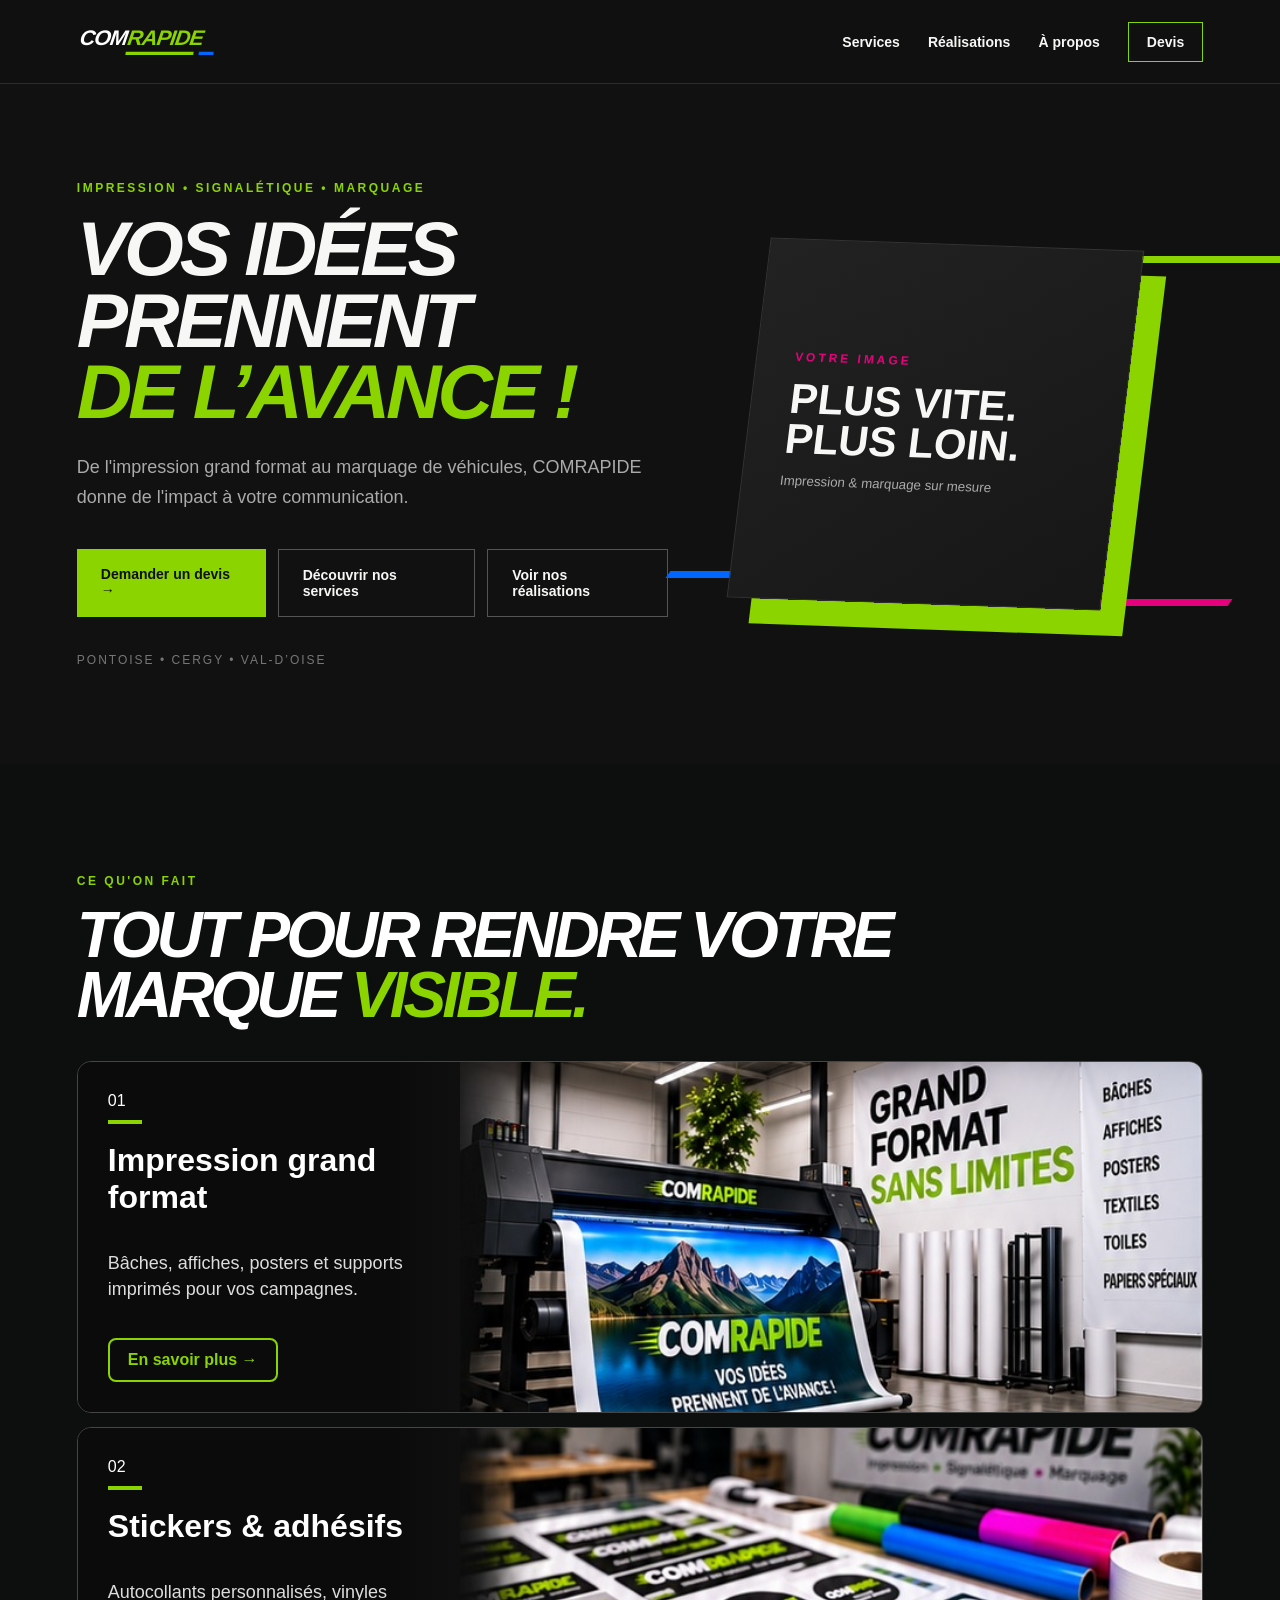
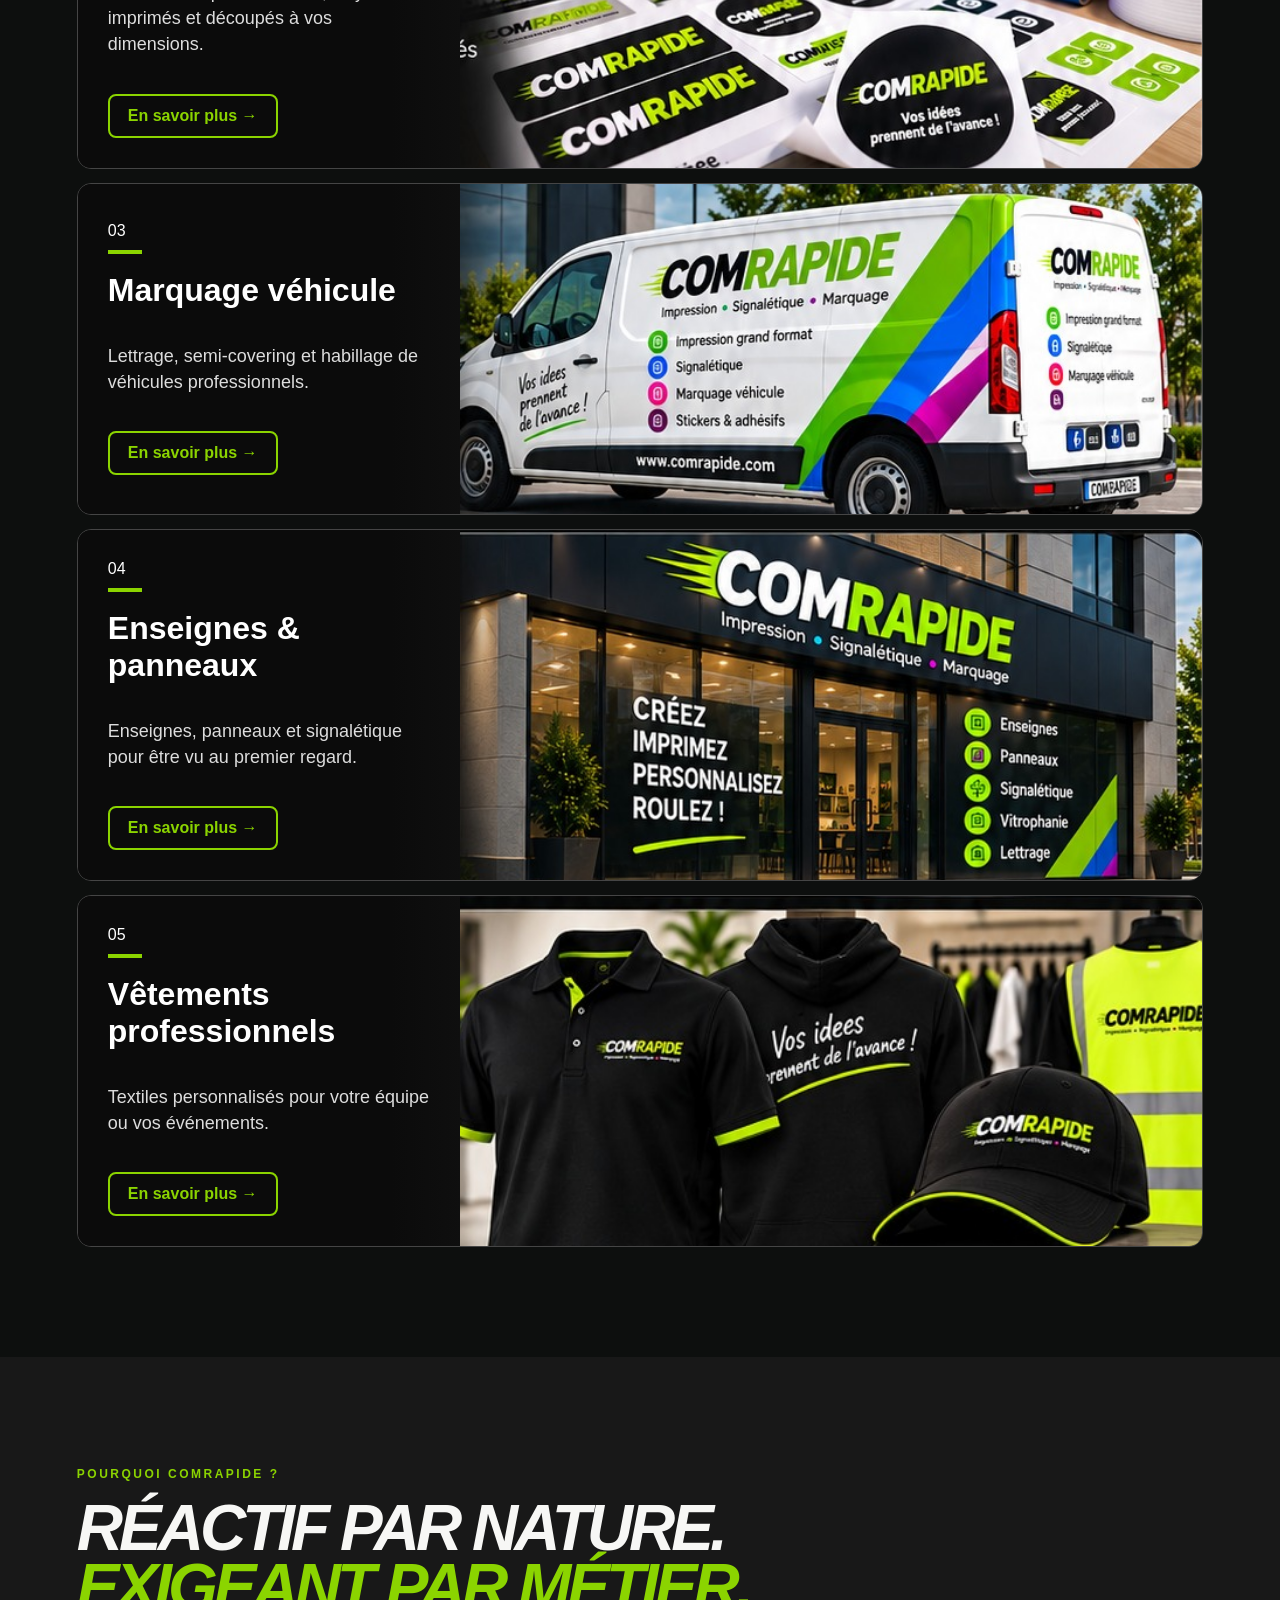
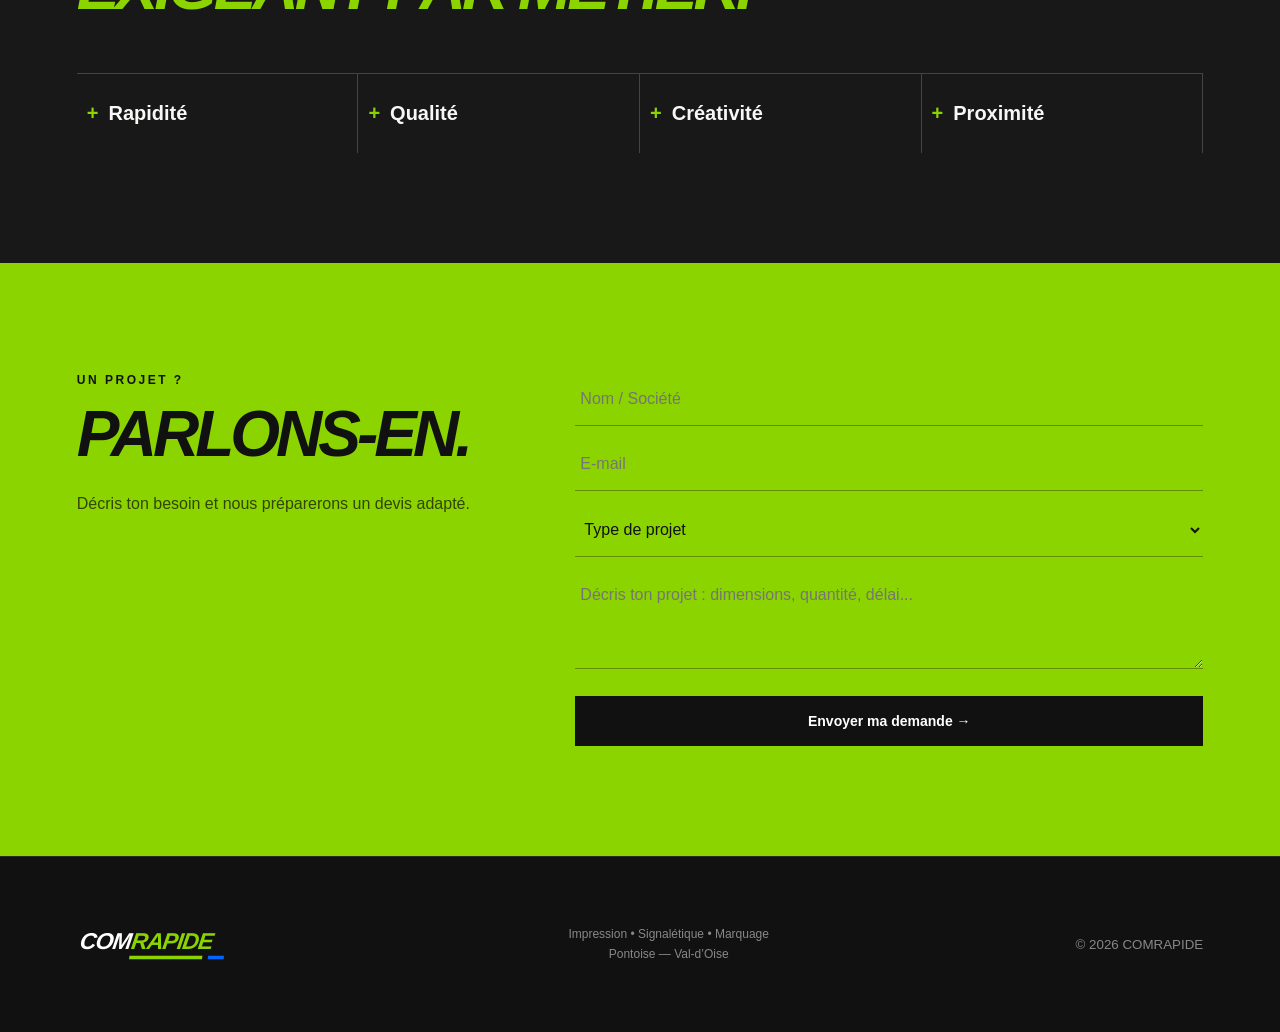
<file: index.html>
<!doctype html>
<html lang="fr"><head><meta charset="utf-8"><meta name="viewport" content="width=device-width,initial-scale=1">
<title>Impression, signalétique et marquage à Pontoise | COMRAPIDE</title>
<meta name="description" content="COMRAPIDE réalise vos impressions grand format, stickers, enseignes, textiles et marquages de véhicules à Pontoise, Cergy et dans le Val-d'Oise.">
<meta name="robots" content="index,follow">
<link rel="canonical" href="https://comrapide.fr/">
<link rel="alternate" hreflang="fr-FR" href="https://comrapide.fr/">
<link rel="icon" type="image/svg+xml" href="favicon.svg">
<link rel="stylesheet" href="style.css">
<script type="application/ld+json">{"@context":"https://schema.org","@type":"LocalBusiness","name":"COMRAPIDE","url":"https://comrapide.fr/","telephone":"+33652593538","email":"contact@comrapide.fr","description":"Impression grand format, signalétique, stickers, enseignes, textile personnalisé et marquage de véhicules.","address":{"@type":"PostalAddress","addressLocality":"Pontoise","postalCode":"95300","addressCountry":"FR"},"areaServed":["Pontoise","Cergy","Val-d'Oise"],"sameAs":[]}</script></head>
<body>
<header><a class="logo" href="#" aria-label="COMRAPIDE — Retour en haut"><img src="logo-comrapide.svg" alt="COMRAPIDE"></a><nav><a href="#services">Services</a><a href="realisations.html">Réalisations</a><a href="#apropos">À propos</a><a class="navcta" href="#devis">Devis</a></nav></header>
<main>
<section class="hero"><div class="hero-copy"><div class="eyebrow">IMPRESSION • SIGNALÉTIQUE • MARQUAGE</div><h1>Vos idées prennent<br><em>de l’avance !</em></h1><p>De l'impression grand format au marquage de véhicules, COMRAPIDE donne de l'impact à votre communication.</p><div class="actions"><a class="btn primary" href="#devis">Demander un devis <span>→</span></a><a class="btn secondary" href="#services">Découvrir nos services</a><a class="btn secondary" href="realisations.html">Voir nos réalisations</a></div><div class="area">Pontoise • Cergy • Val-d’Oise</div></div>
<div class="hero-art"><div class="speed s1"></div><div class="speed s2"></div><div class="speed s3"></div><div class="panel"><span>VOTRE IMAGE</span><strong>PLUS VITE.<br>PLUS LOIN.</strong><small>Impression & marquage sur mesure</small></div></div></section>
<section id="services" class="section service-showcase"><div class="kicker">CE QU'ON FAIT</div><h2>Tout pour rendre votre marque <span>visible.</span></h2><div class="service-stack">
<article class="service-card print-large"><div class="service-copy"><div class="num">01</div><h3>Impression grand format</h3><p>Bâches, affiches, posters et supports imprimés pour vos campagnes.</p><a href="#devis">En savoir plus →</a></div><div class="service-photo real-photo" style="background-image:url(&quot;01_impression.jpg&quot;)"></div></article>
<article class="service-card stickers"><div class="service-copy"><div class="num">02</div><h3>Stickers & adhésifs</h3><p>Autocollants personnalisés, vinyles imprimés et découpés à vos dimensions.</p><a href="#devis">En savoir plus →</a></div><div class="service-photo real-photo" style="background-image:url(&quot;02_stickers.jpg&quot;)"></div></article>
<article class="service-card vehicle-card"><div class="service-copy"><div class="num">03</div><h3>Marquage véhicule</h3><p>Lettrage, semi-covering et habillage de véhicules professionnels.</p><a href="#devis">En savoir plus →</a></div><div class="service-photo real-photo" style="background-image:url('03_vehicule.jpg')"></div></article>
<article class="service-card sign-card"><div class="service-copy"><div class="num">04</div><h3>Enseignes & panneaux</h3><p>Enseignes, panneaux et signalétique pour être vu au premier regard.</p><a href="#devis">En savoir plus →</a></div><div class="service-photo real-photo" style="background-image:url('04_enseignes.jpg')"></div></article>
<article class="service-card textile-card"><div class="service-copy"><div class="num">05</div><h3>Vêtements professionnels</h3><p>Textiles personnalisés pour votre équipe ou vos événements.</p><a href="#devis">En savoir plus →</a></div><div class="service-photo real-photo" style="background-image:url('05_textile.jpg')"></div></article>
</div></section>
<section id="apropos" class="why"><div class="kicker">POURQUOI COMRAPIDE ?</div><h2>Réactif par nature.<br><span>Exigeant par métier.</span></h2><div class="values"><b>Rapidité</b><b>Qualité</b><b>Créativité</b><b>Proximité</b></div></section>
<section id="devis" class="quote"><div><div class="kicker">UN PROJET ?</div><h2>Parlons-en.</h2><p>Décris ton besoin et nous préparerons un devis adapté.</p></div><form id="quoteForm"><input name="name" required placeholder="Nom / Société"><input name="email" required type="email" placeholder="E-mail"><select name="project" required><option value="">Type de projet</option><option>Stickers / adhésifs</option><option>Bâche</option><option>Marquage véhicule</option><option>Enseigne / panneau</option><option>Vitrine</option><option>Textile</option><option>Autre</option></select><textarea name="message" required placeholder="Décris ton projet : dimensions, quantité, délai..."></textarea><button id="sendBtn" class="btn primary">Envoyer ma demande →</button><p id="ok" hidden>✓ Demande envoyée. Nous revenons vers vous rapidement.</p><p id="err" hidden>Une erreur est survenue. Réessayez ou contactez-nous directement.</p></form></section>
</main>
<footer><a class="logo" href="#" aria-label="COMRAPIDE — Retour en haut"><img src="logo-comrapide.svg" alt="COMRAPIDE"></a><p>Impression • Signalétique • Marquage<br>Pontoise — Val-d’Oise</p><small>© 2026 COMRAPIDE</small></footer>
<script>
const form=document.getElementById('quoteForm'),btn=document.getElementById('sendBtn'),ok=document.getElementById('ok'),err=document.getElementById('err');
form.addEventListener('submit',async(e)=>{e.preventDefault();ok.hidden=true;err.hidden=true;btn.disabled=true;btn.textContent='Envoi en cours…';try{const data=Object.fromEntries(new FormData(form));const r=await fetch('/api/contact',{method:'POST',headers:{'Content-Type':'application/json'},body:JSON.stringify(data)});if(!r.ok)throw new Error();ok.hidden=false;form.reset();}catch(e){err.hidden=false;}finally{btn.disabled=false;btn.textContent='Envoyer ma demande →';}});
</script>
</body></html>
</file>
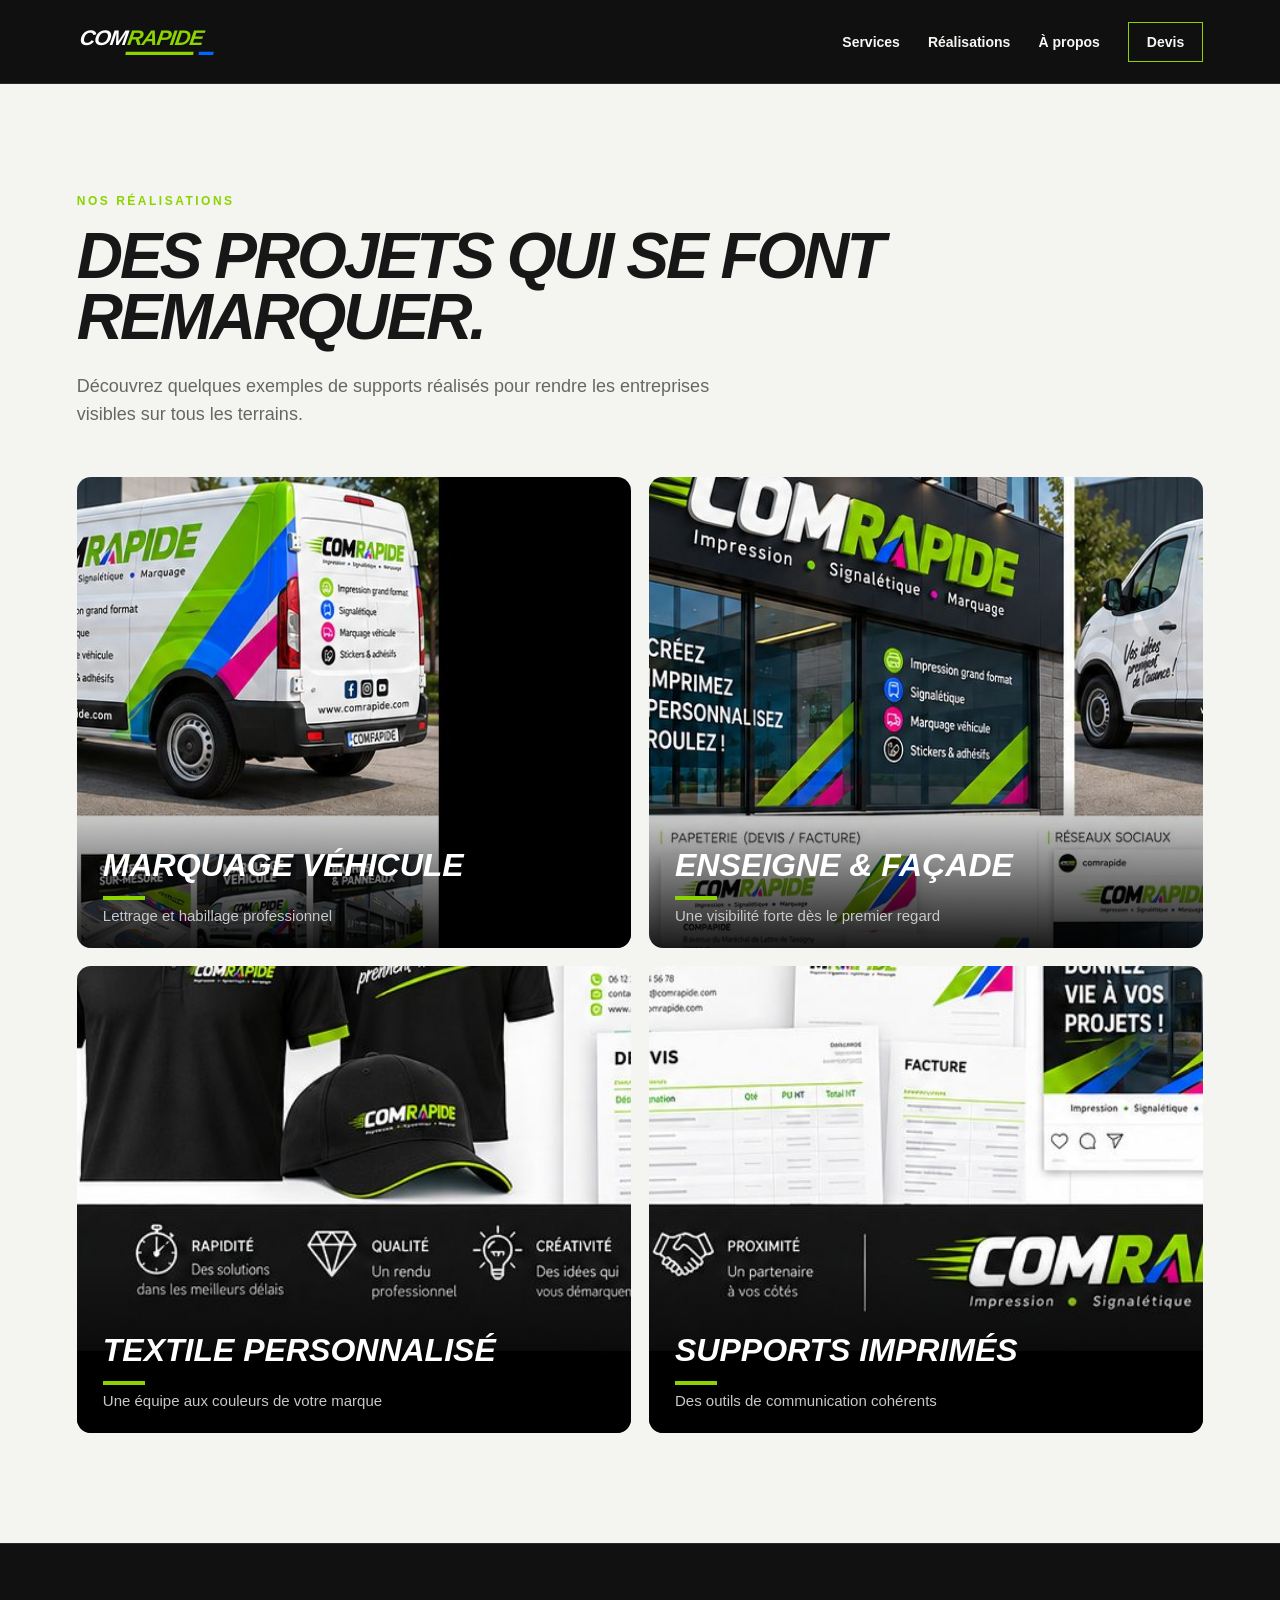
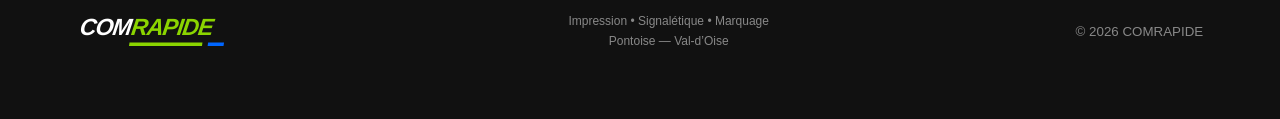
<file: realisations.html>
<!doctype html>
<html lang="fr"><head><meta charset="utf-8"><meta name="viewport" content="width=device-width,initial-scale=1">
<title>Nos réalisations en signalétique et marquage | COMRAPIDE</title>
<meta name="description" content="Découvrez les réalisations COMRAPIDE à Pontoise : marquage de véhicules, enseignes, façades, textiles personnalisés et supports imprimés.">
<meta name="robots" content="index,follow">
<link rel="canonical" href="https://comrapide.fr/realisations.html">
<link rel="alternate" hreflang="fr-FR" href="https://comrapide.fr/realisations.html">
<link rel="icon" type="image/svg+xml" href="favicon.svg">
<link rel="stylesheet" href="style.css"></head>
<body>
<header><a class="logo" href="index.html" aria-label="COMRAPIDE — Accueil"><img src="logo-comrapide.svg" alt="COMRAPIDE"></a><nav><a href="index.html#services">Services</a><a href="realisations.html" aria-current="page">Réalisations</a><a href="index.html#apropos">À propos</a><a class="navcta" href="index.html#devis">Devis</a></nav></header>
<main>
<section id="realisations" class="projects">
<div class="kicker">NOS RÉALISATIONS</div>
<h1>Des projets qui se font <span>remarquer.</span></h1>
<p class="projects-intro">Découvrez quelques exemples de supports réalisés pour rendre les entreprises visibles sur tous les terrains.</p>
<div class="project-grid">
<figure class="project"><img src="vehicule.jpg" alt="Marquage publicitaire sur véhicule professionnel"><figcaption><b>Marquage véhicule</b><span>Lettrage et habillage professionnel</span></figcaption></figure>
<figure class="project"><img src="facade.jpg" alt="Enseigne et signalétique de façade commerciale"><figcaption><b>Enseigne & façade</b><span>Une visibilité forte dès le premier regard</span></figcaption></figure>
<figure class="project"><img src="textile.jpg" alt="Vêtements professionnels personnalisés" loading="lazy"><figcaption><b>Textile personnalisé</b><span>Une équipe aux couleurs de votre marque</span></figcaption></figure>
<figure class="project"><img src="papeterie.jpg" alt="Supports imprimés et papeterie professionnelle" loading="lazy"><figcaption><b>Supports imprimés</b><span>Des outils de communication cohérents</span></figcaption></figure>
</div>
</section>
</main>
<footer><a class="logo" href="index.html" aria-label="COMRAPIDE — Accueil"><img src="logo-comrapide.svg" alt="COMRAPIDE"></a><p>Impression • Signalétique • Marquage<br>Pontoise — Val-d’Oise</p><small>© 2026 COMRAPIDE</small></footer>
</body></html>
</file>
<file: style.css>
*{box-sizing:border-box}html{scroll-behavior:smooth}body{margin:0;background:#111;color:#f7f7f5;font-family:Arial,Helvetica,sans-serif}a{color:inherit;text-decoration:none}header{height:84px;display:flex;align-items:center;justify-content:space-between;padding:0 6vw;border-bottom:1px solid #2b2b2b;position:sticky;top:0;background:#111e;backdrop-filter:blur(12px);z-index:10}.logo{font-size:25px;font-weight:900;font-style:italic;letter-spacing:-1.5px;position:relative}.logo b{color:#8bd400}.logo i{display:block;width:45px;height:4px;background:#8bd400;transform:skew(-35deg);position:absolute;right:-7px;bottom:-7px}.logo i:after{content:"";position:absolute;width:10px;height:4px;background:#0066ff;right:-15px}nav{display:flex;align-items:center;gap:28px;font-size:14px;font-weight:700}nav a:hover{color:#8bd400}.navcta{border:1px solid #8bd400;padding:11px 18px}.hero{min-height:680px;padding:90px 6vw;display:grid;grid-template-columns:1.05fr .95fr;align-items:center;overflow:hidden}.eyebrow,.kicker{font-size:12px;letter-spacing:2.5px;color:#8bd400;font-weight:800;margin-bottom:18px}.hero h1,.section h2,.works h2,.why h2,.quote h2{font-size:clamp(44px,6vw,86px);line-height:.93;letter-spacing:-4px;margin:0 0 26px;font-style:italic;text-transform:uppercase}.hero h1 em,h2 span{color:#8bd400;font-style:inherit}.hero p{max-width:620px;color:#aaa;font-size:18px;line-height:1.65}.actions{display:flex;gap:12px;margin:36px 0}.btn{display:inline-block;padding:17px 24px;border:0;font-weight:800;font-size:14px;cursor:pointer}.primary{background:#8bd400;color:#101010}.primary:hover{filter:brightness(1.08)}.secondary{border:1px solid #555}.area{font-size:12px;color:#777;text-transform:uppercase;letter-spacing:2px}.hero-art{height:480px;position:relative;display:grid;place-items:center}.panel{width:70%;height:75%;background:linear-gradient(145deg,#222,#161616);border:1px solid #333;transform:skew(-5deg) rotate(2deg);padding:55px 38px;box-shadow:25px 25px 0 #8bd400;display:flex;flex-direction:column;justify-content:center}.panel span{color:#e6007e;font-size:12px;letter-spacing:3px;font-weight:bold}.panel strong{font-size:42px;line-height:.95;margin:15px 0}.panel small{color:#aaa}.speed{position:absolute;height:7px;transform:skew(-35deg);z-index:-1}.s1{width:80%;background:#8bd400;top:15%;right:-15%}.s2{width:55%;background:#0066ff;bottom:18%;left:0}.s3{width:35%;background:#e6007e;bottom:12%;right:-5%}.section{padding:110px 6vw;background:#f4f4f0;color:#171717}.section h2{font-size:clamp(38px,5vw,68px);max-width:900px}.grid{display:grid;grid-template-columns:repeat(3,1fr);margin-top:60px;border-top:1px solid #ccc;border-left:1px solid #ccc}.grid article{padding:35px;min-height:230px;border-right:1px solid #ccc;border-bottom:1px solid #ccc;transition:.2s}.grid article:hover{background:#8bd400}.num{font-size:12px;color:#777}.grid h3{font-size:22px;margin-top:55px}.grid p{color:#666;line-height:1.5}.grid article:hover p{color:#253000}.works{padding:110px 6vw;display:grid;grid-template-columns:1fr 1.2fr;gap:70px}.works h2,.why h2,.quote h2{font-size:clamp(38px,5vw,68px)}.works p,.quote p{color:#999;line-height:1.7}.work-cards{display:grid;grid-template-columns:repeat(3,1fr);gap:10px;min-height:370px}.work-cards div{display:flex;align-items:flex-end;padding:18px;font-size:12px;font-weight:bold;letter-spacing:2px;background:linear-gradient(155deg,#2d2d2d,#171717);border-bottom:5px solid #8bd400}.work-cards div:nth-child(2){border-color:#0066ff}.work-cards div:nth-child(3){border-color:#e6007e}.why{padding:110px 6vw;background:#181818}.values{display:grid;grid-template-columns:repeat(4,1fr);border-top:1px solid #444;margin-top:55px}.values b{padding:28px 10px;border-right:1px solid #444;font-size:20px}.values b:before{content:"+";color:#8bd400;margin-right:10px}.quote{padding:110px 6vw;background:#8bd400;color:#111;display:grid;grid-template-columns:.8fr 1.2fr;gap:80px}.quote .kicker{color:#111}.quote p{color:#314500}.quote form{display:grid;gap:12px}.quote input,.quote select,.quote textarea{border:0;border-bottom:1px solid #628f00;background:transparent;padding:17px 5px;font:inherit;color:#111;outline:none}.quote textarea{min-height:100px;resize:vertical}.quote .primary{background:#111;color:white;margin-top:15px}.quote #ok{font-size:13px}footer{padding:55px 6vw;display:flex;align-items:center;justify-content:space-between;color:#888;border-top:1px solid #292929}footer .logo{color:white}footer p{font-size:12px;line-height:1.7;text-align:center}@media(max-width:800px){header{height:70px;padding:0 5vw}nav a:not(.navcta){display:none}.hero{grid-template-columns:1fr;min-height:auto;padding:28px 5vw 30px;align-items:start}.hero-copy{align-self:start}.hero h1{letter-spacing:-2.5px}.hero-art{height:350px}.panel{width:75%;height:65%;padding:30px 24px}.panel strong{font-size:30px}.section,.works,.why,.quote{padding:75px 5vw}.grid{grid-template-columns:1fr}.grid article{min-height:180px}.grid h3{margin-top:35px}.works,.quote{grid-template-columns:1fr;gap:40px}.work-cards{min-height:280px}.values{grid-template-columns:1fr 1fr}.values b{font-size:16px}footer{flex-direction:column;gap:30px;text-align:center}.actions{flex-direction:column;align-items:flex-start}}.work-cards{grid-template-columns:repeat(2,1fr)!important;min-height:520px!important}.work-cards .visual{position:relative;min-height:250px;overflow:hidden;background:#202020;border-bottom:5px solid #8bd400}.work-cards .visual:before{content:"";position:absolute;inset:0;background:linear-gradient(135deg,#252525 0 48%,#8bd400 48% 55%,#0066ff 55% 61%,#e6007e 61% 67%,#151515 67%)}.work-cards .visual:nth-child(2):before{background:linear-gradient(160deg,#111 0 55%,#8bd400 55% 66%,#0066ff 66% 72%,#e6007e 72% 78%,#292929 78%)}.work-cards .visual:nth-child(3):before{background:radial-gradient(circle at 50% 35%,#333 0 22%,transparent 23%),linear-gradient(145deg,#161616 0 65%,#8bd400 65% 70%,#111 70%)}.work-cards .visual:nth-child(4):before{background:linear-gradient(155deg,#eee 0 48%,#fff 48% 62%,#8bd400 62% 68%,#0066ff 68% 73%,#e6007e 73% 78%,#ddd 78%)}.work-cards .visual span{position:relative;z-index:2;background:#111e;padding:10px 12px}@media(max-width:800px){.work-cards{grid-template-columns:1fr!important;min-height:auto!important}.work-cards .visual{min-height:240px}}.work-cards .visual:before{display:none!important}.work-cards .visual{padding:0!important;display:block!important;background:#171717!important}.work-cards .visual img{width:100%;height:100%;min-height:250px;object-fit:cover;display:block}.work-cards .visual span{position:absolute!important;left:14px;bottom:14px;background:#111e!important;color:#fff;padding:10px 12px;z-index:3}@media(max-width:800px){.work-cards .visual img{height:260px;min-height:260px}}
/* Precise crops from the COMRAPIDE brand board */
.work-cards .visual{height:300px!important;min-height:0!important;position:relative!important;overflow:hidden!important}
.work-cards .visual img{position:absolute!important;inset:0;width:100%!important;height:100%!important;min-height:0!important;object-fit:cover!important}
.work-cards .vehicle img{object-position:left top!important}
.work-cards .facade img{object-position:left top!important}
.work-cards .textile img{object-position:left top!important;transform:scale(1.35);transform-origin:left top}
.work-cards .print img{object-position:left top!important;transform:scale(1.18);transform-origin:left top}
@media(max-width:800px){.work-cards .visual{height:260px!important}.work-cards .visual img{height:100%!important;min-height:0!important}.work-cards .textile img{transform:scale(1.45)}.work-cards .print img{transform:scale(1.3)}}

/* Approved 3-panel visual direction */
.work-cards{grid-template-columns:1fr!important;gap:16px!important;min-height:0!important}
.work-cards .visual{height:auto!important;aspect-ratio:16/7!important;border-radius:12px!important;border:0!important;overflow:hidden!important}
.work-cards .visual img{transform:none!important;object-fit:cover!important;width:100%!important;height:100%!important}
.work-cards .vehicle img{object-position:center 38%!important}
.work-cards .facade img{object-position:center 35%!important}
.work-cards .textile img{object-position:center 42%!important}
.work-cards .visual span{left:0!important;bottom:0!important;margin:0!important;padding:16px 24px!important;font-size:clamp(18px,3vw,28px)!important;font-weight:900!important;letter-spacing:1.5px!important;background:linear-gradient(90deg,rgba(10,10,10,.96) 0%,rgba(10,10,10,.86) 82%,rgba(10,10,10,0) 100%)!important}
.work-cards .visual span:after{content:"›";color:#8bd400;font-size:1.5em;margin-left:14px}
@media(max-width:800px){.work-cards{gap:12px!important}.work-cards .visual{height:auto!important;aspect-ratio:1.65/1!important}.work-cards .visual span{padding:13px 16px!important;font-size:18px!important}}

/* COMRAPIDE visual service showcase */
.service-showcase{background:#0d0f0e!important;color:#fff!important}.service-showcase>h2{color:#fff!important}.service-stack{display:grid;gap:14px;margin-top:36px}.service-card{display:grid!important;grid-template-columns:34% 66%;min-height:330px;background:#111!important;border:1px solid #454545!important;border-radius:14px!important;overflow:hidden;padding:0!important}.service-copy{padding:30px;display:flex;flex-direction:column;justify-content:center;background:linear-gradient(90deg,#0b0b0b 82%,rgba(11,11,11,.35));z-index:2}.service-copy .num{color:#fff!important;font-size:16px}.service-copy .num:after{content:"";display:block;width:34px;height:4px;background:#8bd400;margin:10px 0 18px}.service-copy h3{font-size:32px!important;color:#fff!important;margin:0 0 16px}.service-copy p{color:#ddd!important;font-size:18px!important;line-height:1.45}.service-copy a{align-self:flex-start;margin-top:18px;border:2px solid #8bd400;border-radius:8px;padding:11px 18px;color:#8bd400;text-decoration:none;font-weight:800}.service-photo{min-height:330px;position:relative;overflow:hidden;background:#202020}.real-photo{background-size:cover;background-position:center}.printer-visual{position:absolute;inset:18% 7% 10%;background:#222;border-radius:8px;border-top:28px solid #111;box-shadow:0 18px 30px #0008}.printer-visual:after{content:"";position:absolute;left:15%;right:15%;top:35%;height:55%;background:linear-gradient(135deg,#0066ff,#8bd400 52%,#e6007e);border:8px solid #eee}.printer-visual b,.sticker-visual b{position:absolute;z-index:3;color:#fff;font-style:italic;font-size:24px;left:35%;top:-25px}.printer-visual b span,.sticker-visual b span{color:#8bd400}.sticker-visual{background:linear-gradient(145deg,#383838,#181818)}.sticker-visual b{position:relative;display:inline-block;left:auto;top:auto;margin:45px 12px 0;padding:20px;background:#111;border-radius:12px;transform:rotate(-7deg)}.sticker-visual i{position:absolute;width:150px;height:22px;border-radius:12px;right:12%;top:24%;background:#0066ff;box-shadow:0 34px #e6007e,0 68px #8bd400}
@media(max-width:800px){.service-showcase{padding-left:12px!important;padding-right:12px!important}.service-card{grid-template-columns:42% 58%;min-height:245px}.service-copy{padding:18px 14px}.service-copy h3{font-size:24px!important}.service-copy p{font-size:15px!important}.service-copy a{font-size:14px;padding:9px 11px}.service-photo{min-height:245px}.real-photo{background-position:center}.printer-visual{inset:22% 5% 12%}.printer-visual b{font-size:15px;left:18%;top:-23px}.sticker-visual b{font-size:12px;margin:34px 3px 0;padding:10px}.sticker-visual i{width:80px;height:14px}}

.service-card .real-photo{background-size:cover!important;background-repeat:no-repeat!important;background-position:center!important}
@media(max-width:800px){.service-card{grid-template-columns:1fr!important;min-height:0!important}.service-copy{min-height:0!important;padding:20px!important;background:#0b0b0b!important}.service-photo{min-height:0!important;height:auto!important;aspect-ratio:1.72/1!important}.service-copy h3{font-size:28px!important;margin-bottom:10px!important}.service-copy p{font-size:16px!important;margin-bottom:0!important}.service-copy a{margin-top:14px!important}}


/* Réalisations */
#services,#realisations,#apropos,#devis{scroll-margin-top:84px}
.projects{padding:110px 6vw;background:#f4f4f0;color:#171717}
.projects h1,.projects h2{font-size:clamp(38px,5vw,68px);line-height:.95;letter-spacing:-3px;margin:0;max-width:900px;font-style:italic;text-transform:uppercase}
.projects h2 span{color:#76bd00}
.projects-intro{max-width:650px;color:#666;font-size:18px;line-height:1.6;margin:24px 0 48px}
.project-grid{display:grid;grid-template-columns:repeat(2,minmax(0,1fr));gap:18px}
.project{position:relative;margin:0;min-height:390px;overflow:hidden;border-radius:14px;background:#181818}
.project img{width:100%;height:100%;display:block;object-fit:cover;transition:transform .45s ease}
.project:hover img{transform:scale(1.035)}
.project figcaption{position:absolute;left:0;right:0;bottom:0;padding:70px 26px 24px;background:linear-gradient(transparent,rgba(0,0,0,.9));color:#fff}
.project figcaption b{display:block;font-size:clamp(22px,2.5vw,34px);font-style:italic;text-transform:uppercase}
.project figcaption span{display:block;margin-top:7px;color:#c8c8c8;font-size:15px}
.project figcaption b:after{content:"";display:block;width:42px;height:4px;background:#8bd400;margin-top:12px}
@media(max-width:800px){#services,#realisations,#apropos,#devis{scroll-margin-top:70px}.projects{padding:75px 12px}.projects h1,.projects h2{letter-spacing:-2px;padding:0 12px}.projects .kicker,.projects-intro{margin-left:12px;margin-right:12px}.projects-intro{font-size:16px;margin-bottom:30px}.project-grid{grid-template-columns:1fr;gap:12px}.project{min-height:0;aspect-ratio:1.18/1}.project figcaption{padding:55px 20px 18px}.project figcaption b{font-size:24px}.project figcaption span{font-size:14px}}


/* Logo officiel */
.logo{display:inline-flex;align-items:center;font-size:0;letter-spacing:0}
.logo img{display:block;width:172px;height:auto}
footer .logo img{width:185px}
@media(max-width:800px){.logo img{width:154px}footer .logo img{width:175px}}
</file>
